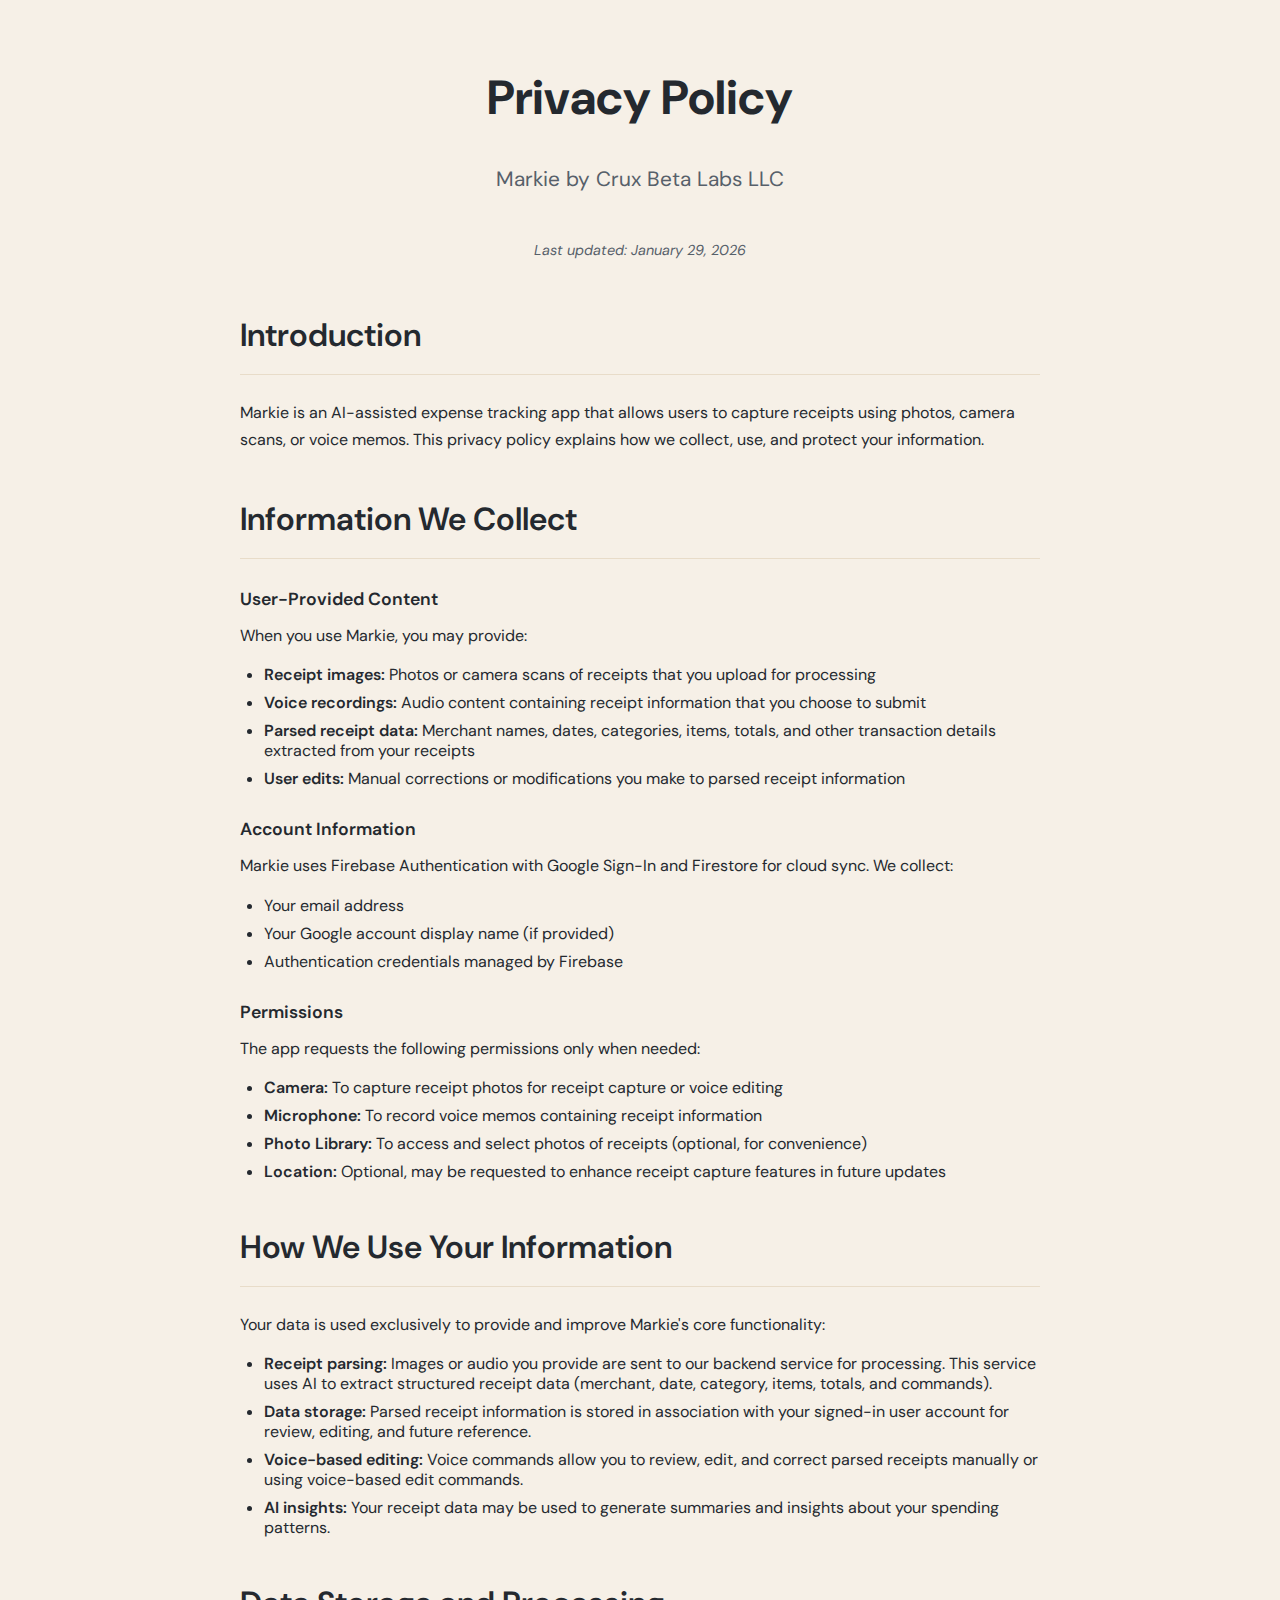
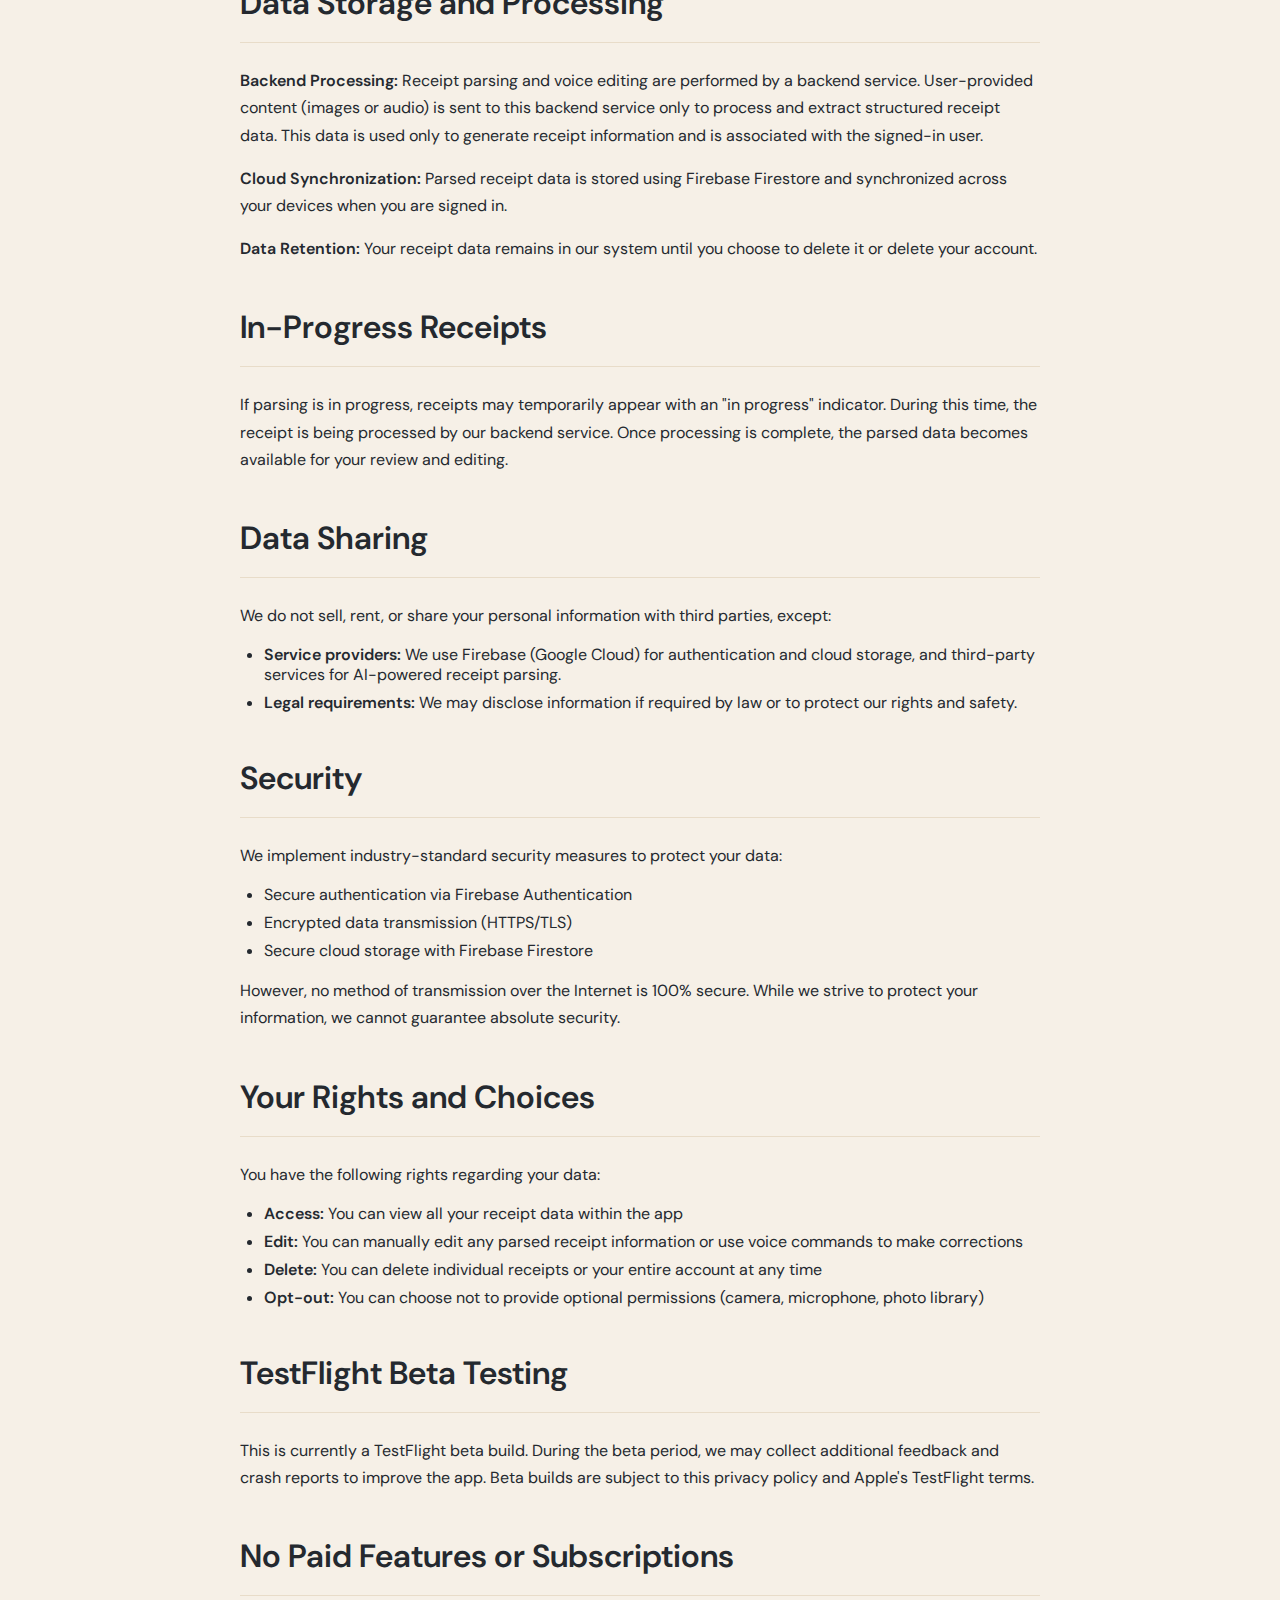
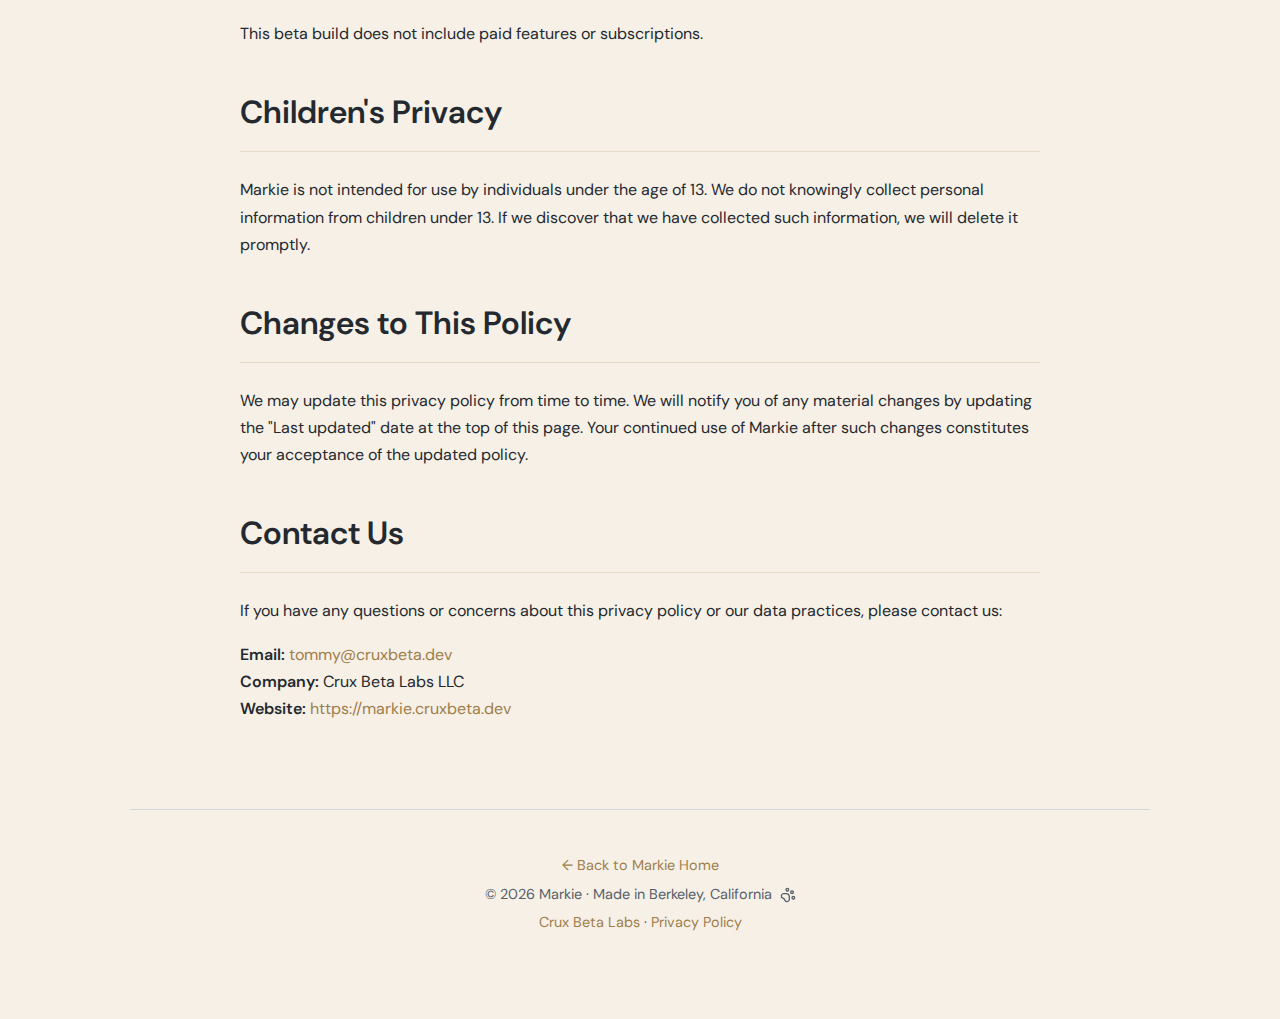
<file: policy/index.html>
<!DOCTYPE html>
<html lang="en">

<head>
    <meta charset="UTF-8">
    <meta name="viewport" content="width=device-width, initial-scale=1.0">
    <title>Privacy Policy - Markie</title>
    <meta name="description" content="Privacy policy for Markie - AI-assisted expense tracking app.">
    <link rel="preconnect" href="https://fonts.googleapis.com">
    <link rel="preconnect" href="https://fonts.gstatic.com" crossorigin>
    <link
        href="https://fonts.googleapis.com/css2?family=Caveat:wght@400..700&family=Coming+Soon&family=DM+Sans:ital,opsz,wght@0,9..40,100..1000;1,9..40,100..1000&family=Google+Sans+Flex:opsz,wght@6..144,1..1000&family=Inter:ital,opsz,wght@0,14..32,100..900;1,14..32,100..900&family=Work+Sans:ital,wght@0,100..900;1,100..900&display=swap"
        rel="stylesheet">
    <link rel="apple-touch-icon" sizes="180x180" href="/favicon_io/apple-touch-icon.png">
    <link rel="icon" type="image/png" sizes="32x32" href="/favicon_io/favicon-32x32.png">
    <link rel="icon" type="image/png" sizes="16x16" href="/favicon_io/favicon-16x16.png">
    <link rel="manifest" href="/favicon_io/site.webmanifest">
    <link rel="stylesheet" href="/style.css">
</head>

<body>
    <main>
        <div class="policy-header">
            <h1>Privacy Policy</h1>
            <p class="subtitle">Markie by Crux Beta Labs LLC</p>
            <p class="last-updated">Last updated: January 29, 2026</p>
        </div>

        <div class="policy-content">
            <section class="policy-section">
                <h2>Introduction</h2>
                <p>Markie is an AI-assisted expense tracking app that allows users to capture receipts using photos,
                    camera scans, or voice memos. This privacy policy explains how we collect, use, and protect your
                    information.</p>
            </section>

            <section class="policy-section">
                <h2>Information We Collect</h2>
                <h3>User-Provided Content</h3>
                <p>When you use Markie, you may provide:</p>
                <ul>
                    <li><strong>Receipt images:</strong> Photos or camera scans of receipts that you upload for
                        processing</li>
                    <li><strong>Voice recordings:</strong> Audio content containing receipt information that you choose
                        to submit</li>
                    <li><strong>Parsed receipt data:</strong> Merchant names, dates, categories, items, totals, and
                        other transaction details extracted from your receipts</li>
                    <li><strong>User edits:</strong> Manual corrections or modifications you make to parsed receipt
                        information</li>
                </ul>

                <h3>Account Information</h3>
                <p>Markie uses Firebase Authentication with Google Sign-In and Firestore for cloud sync. We collect:</p>
                <ul>
                    <li>Your email address</li>
                    <li>Your Google account display name (if provided)</li>
                    <li>Authentication credentials managed by Firebase</li>
                </ul>

                <h3>Permissions</h3>
                <p>The app requests the following permissions only when needed:</p>
                <ul>
                    <li><strong>Camera:</strong> To capture receipt photos for receipt capture or voice editing</li>
                    <li><strong>Microphone:</strong> To record voice memos containing receipt information</li>
                    <li><strong>Photo Library:</strong> To access and select photos of receipts (optional, for
                        convenience)</li>
                    <li><strong>Location:</strong> Optional, may be requested to enhance receipt capture features in
                        future updates</li>
                </ul>
            </section>

            <section class="policy-section">
                <h2>How We Use Your Information</h2>
                <p>Your data is used exclusively to provide and improve Markie's core functionality:</p>
                <ul>
                    <li><strong>Receipt parsing:</strong> Images or audio you provide are sent to our backend service
                        for processing. This service uses AI to extract structured receipt data (merchant, date,
                        category, items, totals, and commands).</li>
                    <li><strong>Data storage:</strong> Parsed receipt information is stored in association with your
                        signed-in user account for review, editing, and future reference.</li>
                    <li><strong>Voice-based editing:</strong> Voice commands allow you to review, edit, and correct
                        parsed receipts manually or using voice-based edit commands.</li>
                    <li><strong>AI insights:</strong> Your receipt data may be used to generate summaries and insights
                        about your spending patterns.</li>
                </ul>
            </section>

            <section class="policy-section">
                <h2>Data Storage and Processing</h2>
                <p><strong>Backend Processing:</strong> Receipt parsing and voice editing are performed by a backend
                    service. User-provided content (images or audio) is sent to this backend service only to process
                    and extract structured receipt data. This data is used only to generate receipt information and is
                    associated with the signed-in user.</p>
                <p><strong>Cloud Synchronization:</strong> Parsed receipt data is stored using Firebase Firestore and
                    synchronized across your devices when you are signed in.</p>
                <p><strong>Data Retention:</strong> Your receipt data remains in our system until you choose to delete
                    it or delete your account.</p>
            </section>

            <section class="policy-section">
                <h2>In-Progress Receipts</h2>
                <p>If parsing is in progress, receipts may temporarily appear with an "in progress" indicator. During
                    this time, the receipt is being processed by our backend service. Once processing is complete, the
                    parsed data becomes available for your review and editing.</p>
            </section>

            <section class="policy-section">
                <h2>Data Sharing</h2>
                <p>We do not sell, rent, or share your personal information with third parties, except:</p>
                <ul>
                    <li><strong>Service providers:</strong> We use Firebase (Google Cloud) for authentication and cloud
                        storage, and third-party services for AI-powered receipt parsing.</li>
                    <li><strong>Legal requirements:</strong> We may disclose information if required by law or to
                        protect our rights and safety.</li>
                </ul>
            </section>

            <section class="policy-section">
                <h2>Security</h2>
                <p>We implement industry-standard security measures to protect your data:</p>
                <ul>
                    <li>Secure authentication via Firebase Authentication</li>
                    <li>Encrypted data transmission (HTTPS/TLS)</li>
                    <li>Secure cloud storage with Firebase Firestore</li>
                </ul>
                <p>However, no method of transmission over the Internet is 100% secure. While we strive to protect your
                    information, we cannot guarantee absolute security.</p>
            </section>

            <section class="policy-section">
                <h2>Your Rights and Choices</h2>
                <p>You have the following rights regarding your data:</p>
                <ul>
                    <li><strong>Access:</strong> You can view all your receipt data within the app</li>
                    <li><strong>Edit:</strong> You can manually edit any parsed receipt information or use voice
                        commands to make corrections</li>
                    <li><strong>Delete:</strong> You can delete individual receipts or your entire account at any time
                    </li>
                    <li><strong>Opt-out:</strong> You can choose not to provide optional permissions (camera,
                        microphone, photo library)</li>
                </ul>
            </section>

            <section class="policy-section">
                <h2>TestFlight Beta Testing</h2>
                <p>This is currently a TestFlight beta build. During the beta period, we may collect additional feedback
                    and crash reports to improve the app. Beta builds are subject to this privacy policy and Apple's
                    TestFlight terms.</p>
            </section>

            <section class="policy-section">
                <h2>No Paid Features or Subscriptions</h2>
                <p>This beta build does not include paid features or subscriptions.</p>
            </section>

            <section class="policy-section">
                <h2>Children's Privacy</h2>
                <p>Markie is not intended for use by individuals under the age of 13. We do not knowingly collect
                    personal information from children under 13. If we discover that we have collected such information,
                    we will delete it promptly.</p>
            </section>

            <section class="policy-section">
                <h2>Changes to This Policy</h2>
                <p>We may update this privacy policy from time to time. We will notify you of any material changes by
                    updating the "Last updated" date at the top of this page. Your continued use of Markie after such
                    changes constitutes your acceptance of the updated policy.</p>
            </section>

            <section class="policy-section">
                <h2>Contact Us</h2>
                <p>If you have any questions or concerns about this privacy policy or our data practices, please contact
                    us:</p>
                <p>
                    <strong>Email:</strong> <a href="mailto:tommy@cruxbeta.dev">tommy@cruxbeta.dev</a><br>
                    <strong>Company:</strong> Crux Beta Labs LLC<br>
                    <strong>Website:</strong> <a href="https://markie.cruxbeta.dev"
                        target="_blank">https://markie.cruxbeta.dev</a>
                </p>
            </section>
        </div>

        <footer>
            <p><a href="/">← Back to Markie Home</a></p>
            <p>© 2026 Markie · Made in Berkeley, California <svg xmlns="http://www.w3.org/2000/svg" width="16"
                    height="16" viewBox="0 0 24 24" fill="none" stroke="currentColor" stroke-width="2"
                    stroke-linecap="round" stroke-linejoin="round"
                    style="display: inline-block; vertical-align: middle; margin-left: 4px;">
                    <circle cx="11" cy="4" r="2" />
                    <circle cx="18" cy="8" r="2" />
                    <circle cx="20" cy="16" r="2" />
                    <path
                        d="M9 10a5 5 0 0 1 5 5v3.5a3.5 3.5 0 0 1-6.84 1.045Q6.52 17.48 4.46 16.84A3.5 3.5 0 0 1 5.5 10Z" />
                </svg></p>
            <p><a href="https://cruxbeta.dev" target="_blank" rel="noopener noreferrer">Crux Beta Labs</a> · <a
                    href="/policy.html">Privacy Policy</a></p>
        </footer>
    </main>
</body>

</html>
</file>
<file: style.css>
* {
    margin: 0;
    padding: 0;
    box-sizing: border-box;
}

body {
    font-family: 'DM Sans', -apple-system, BlinkMacSystemFont, 'Segoe UI', Helvetica, Arial, sans-serif;
    line-height: 1.6;
    color: #24292f;
    background: #f6f0e7;
    font-size: 16px;
    padding: 0;
    overflow-x: hidden;
}

main {
    max-width: 1100px;
    margin: 0 auto;
    padding: 60px 40px 80px;
}

.app-icon {
    display: block;
    width: 150px;
    height: 150px;
    margin: 0 auto 0.75em;
    border-radius: 22%;
}

h1 {
    font-size: 3em;
    font-weight: 700;
    /* margin-bottom: 0.3em; */
    text-align: center;
    border: none;
    padding: 0;
}

h2 {
    font-size: 2em;
    font-weight: 600;
    margin: 0;
    border: none;
    padding: 0;
}

h3 {
    font-size: 1.3em;
    font-weight: 600;
    margin: 0 0 0.8em;
}

p {
    margin-bottom: 1em;
    line-height: 1.7;
}

.subtitle {
    font-size: 1.3em;
    color: #57606a;
    margin: 0 0 2em;
    text-align: center;
    font-weight: 400;
}

.coming-soon-container {
    text-align: center;
    margin-bottom: 3em;
}

.coming-soon {
    display: inline-block;
    padding: 12px 32px;
    background: #ffffff;
    border: 1px solid #e8dcc9;
    border-radius: 50px;
    color: #57606a;
    font-size: 0.95em;
    margin: 0;
    font-weight: 500;
}

.intro-section {
    text-align: center;
    margin: 4em 0 5em;
    padding: 0 2em;
}

.intro-section h2 {
    margin-bottom: 0.5em;
}

.lead {
    font-size: 1.15em;
    color: #57606a;
    max-width: 700px;
    margin: 0 auto;
    line-height: 1.6;
}

.final-section {
    text-align: center;
    margin: 5em 0 3em;
}

.final-cta {
    font-size: 1.8em;
    font-weight: 600;
    margin: 0 0 1.5em;
}

ul {
    margin-left: 1.5em;
    margin-bottom: 1em;
}

li {
    margin-bottom: 0.4em;
}

hr {
    border: 0;
    border-top: 1px solid #d0d7de;
    margin: 3em 0;
}

blockquote {
    border-left: 4px solid #d0d7de;
    padding-left: 1em;
    margin: 1em 0;
    color: #57606a;
    font-style: italic;
}

strong {
    font-weight: 600;
}

em {
    color: #57606a;
}

/* Features Grid */
.features-section {
    display: grid;
    grid-template-columns: repeat(3, 1fr);
    gap: 2.5em;
    margin: 5em 0;
}

.feature-card {
    background: #ffffff;
    border: 1px solid #e8dcc9;
    border-radius: 12px;
    padding: 2em;
    transition: all 0.2s ease;
}

.feature-card:hover {
    box-shadow: 0 4px 12px rgba(0, 0, 0, 0.08);
    transform: translateY(-2px);
}

.feature-card h3 {
    color: #24292f;
    margin-bottom: 0.8em;
    font-size: 1.2em;
}

.feature-card p {
    color: #57606a;
    line-height: 1.7;
    margin: 0;
    font-size: 0.95em;
}

.screenshot-placeholder {
    background: #f6f8fa;
    border: 2px dashed #d0d7de;
    border-radius: 8px;
    padding: 60px 20px;
    text-align: center;
    color: #57606a;
    margin: 2em 0;
    font-size: 0.95em;
}

/* Carousel Styles */
.carousel {
    position: relative;
    max-width: 100%;
    margin: 0 0 5em;
    padding: 0 80px;
}

.carousel-container {
    position: relative;
    width: 100%;
    overflow: hidden;
    padding: 80px 0;
}

.carousel-track {
    display: flex;
    gap: 40px;
    transition: transform 0.4s ease-in-out;
    align-items: center;
}

.carousel-item {
    flex: 0 0 280px;
    transition: all 0.4s ease;
    opacity: 0.35;
    transform: scale(0.85);
}

.carousel-item.center {
    opacity: 1;
    transform: scale(1.25);
    z-index: 1;
}

.carousel-item img {
    width: 100%;
    height: auto;
    display: block;
    border-radius: 12px;
    border: 1px solid #e8dcc9;
}

.carousel-caption-container {
    text-align: center;
    margin-top: 2.5em;
    min-height: 60px;
}

.carousel-caption {
    color: #24292f;
    font-size: 1.05em;
    margin: 0;
    transition: opacity 0.3s ease;
}

.carousel-btn {
    position: absolute;
    top: 50%;
    transform: translateY(-50%);
    background: rgba(255, 255, 255, 0.95);
    border: 1px solid #d0d7de;
    border-radius: 50%;
    width: 48px;
    height: 48px;
    font-size: 28px;
    cursor: pointer;
    z-index: 10;
    transition: all 0.2s;
    display: flex;
    align-items: center;
    justify-content: center;
    color: #24292f;
    box-shadow: 0 2px 8px rgba(0, 0, 0, 0.1);
}

.carousel-btn:hover {
    background: #ffffff;
    box-shadow: 0 4px 12px rgba(0, 0, 0, 0.15);
    transform: translateY(-50%) scale(1.05);
}

.carousel-btn-prev {
    left: -60px;
}

.carousel-btn-next {
    right: -60px;
}

.carousel-indicators {
    display: flex;
    justify-content: center;
    gap: 10px;
    margin-top: 2em;
}

.carousel-indicator {
    width: 10px;
    height: 10px;
    border-radius: 50%;
    border: none;
    background: #d4b896;
    cursor: pointer;
    padding: 0;
    transition: all 0.3s;
}

.carousel-indicator:hover {
    background: #b89968;
    transform: scale(1.2);
}

.carousel-indicator.active {
    background: #9f7e4b;
    width: 32px;
    border-radius: 5px;
}

footer {
    text-align: center;
    margin-top: 6em;
    padding-top: 3em;
    border-top: 1px solid #d0d7de;
    color: #57606a;
    font-size: 0.9em;
}

footer p {
    margin-bottom: 0.3em;
}

footer a {
    color: #9f7e4b;
    text-decoration: none;
    transition: color 0.2s ease;
}

footer a:hover {
    color: #b89968;
    text-decoration: underline;
}

@media (max-width: 768px) {
    body {
        padding: 0;
    }

    main {
        padding: 40px 20px 60px;
    }

    h1 {
        font-size: 2.2em;
    }

    h2 {
        font-size: 1.6em;
    }

    h3 {
        font-size: 1.1em;
    }

    .intro-section {
        padding: 0 1em;
        margin: 3em 0 4em;
    }

    .lead {
        font-size: 1.05em;
    }

    .carousel {
        padding: 0 50px;
    }

    .carousel-btn-prev {
        left: 10px;
    }

    .carousel-btn-next {
        right: 10px;
    }

    .carousel-btn {
        width: 40px;
        height: 40px;
        font-size: 24px;
    }

    .carousel-item {
        flex: 0 0 220px;
    }

    .carousel-track {
        gap: 15px;
    }

    .features-section {
        grid-template-columns: 1fr;
        gap: 1.5em;
        margin: 3em 0;
    }

    .feature-card {
        padding: 1.5em;
    }
}

/* Privacy Policy Styles */
.policy-header {
    text-align: center;
    margin-bottom: 3em;
    padding: 0 1em;
}

.policy-header h1 {
    margin-bottom: 0.5em;
}

.last-updated {
    font-size: 0.9em;
    color: #57606a;
    font-style: italic;
    margin-top: 0.5em;
}

.policy-content {
    max-width: 800px;
    margin: 0 auto;
}

.policy-section {
    margin-bottom: 2.5em;
}

.policy-section h2 {
    margin-bottom: 0.75em;
    padding-bottom: 0.4em;
    border-bottom: 1px solid #e8dcc9;
}

.policy-section h3 {
    margin-top: 1.5em;
    margin-bottom: 0.5em;
    font-size: 1.1em;
}

.policy-section ul {
    margin: 1em 0 1em 1.5em;
    line-height: 1.25;
}

.policy-section li {
    margin-bottom: 0.5em;
}

.policy-section strong {
    font-weight: 600;
    color: #24292f;
}

.policy-section a {
    color: #9f7e4b;
    text-decoration: none;
    transition: color 0.2s ease;
}

.policy-section a:hover {
    color: #b89968;
    text-decoration: underline;
}

footer a {
    color: #9f7e4b;
    text-decoration: none;
    transition: color 0.2s ease;
}

footer a:hover {
    color: #b89968;
    text-decoration: underline;
}
</file>
